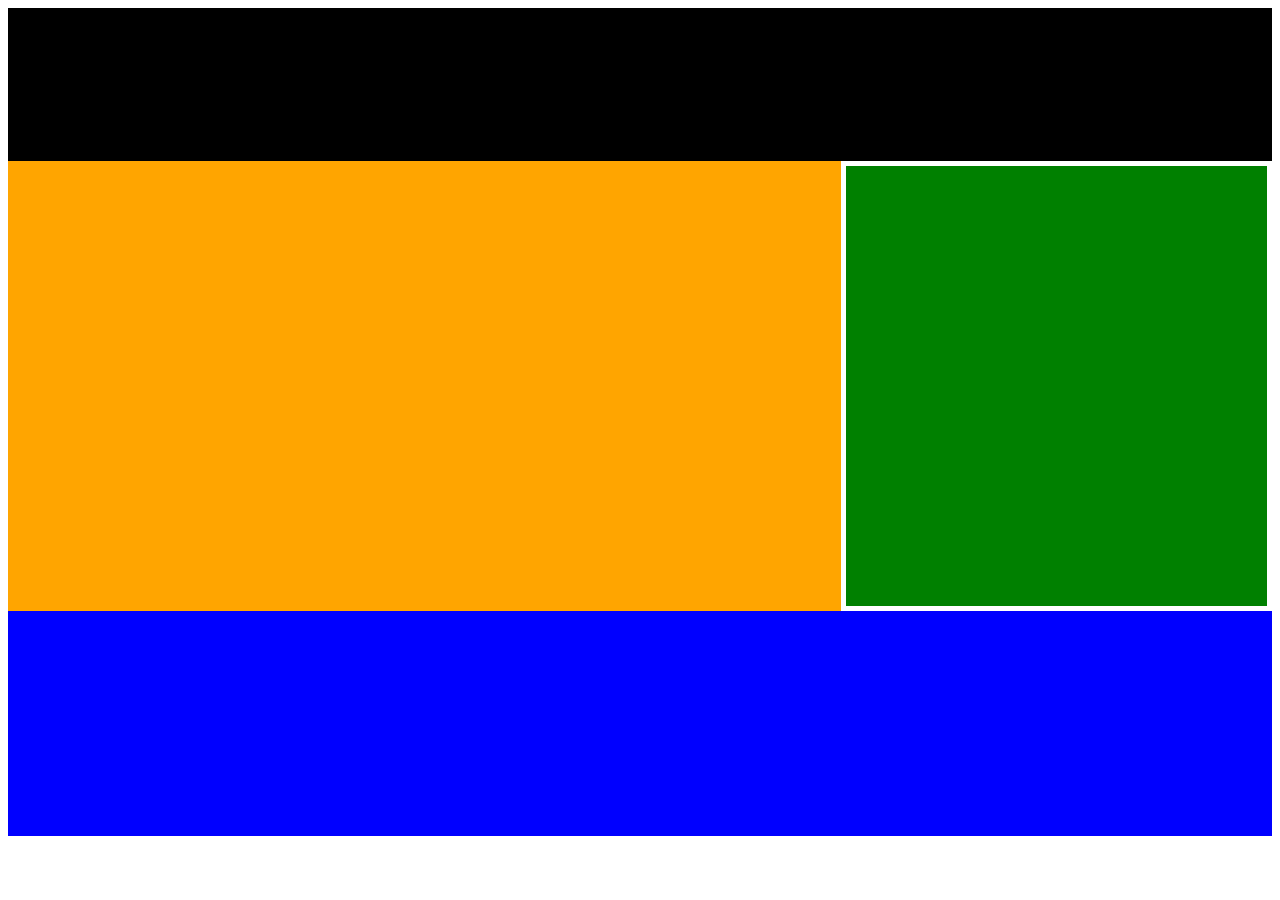
<file: ex1/index.html>
<!DOCTYPE html>
<html lang="en">
<head>
    <meta charset="UTF-8">
    <meta name="viewport" content="width=device-width, initial-scale=1.0">
    <title>Document</title>
    <link rel="stylesheet" href="index.css">
</head>
<body>
    <div class="container">
        <div class="Header"> <pre> </pre></div>
        <div class="main"> <pre> </pre></div>
        <div class="right"> <pre> </pre></div>
        <div class="footer"><pre> </pre></div>
    </div>
</body>
</html>
</file>
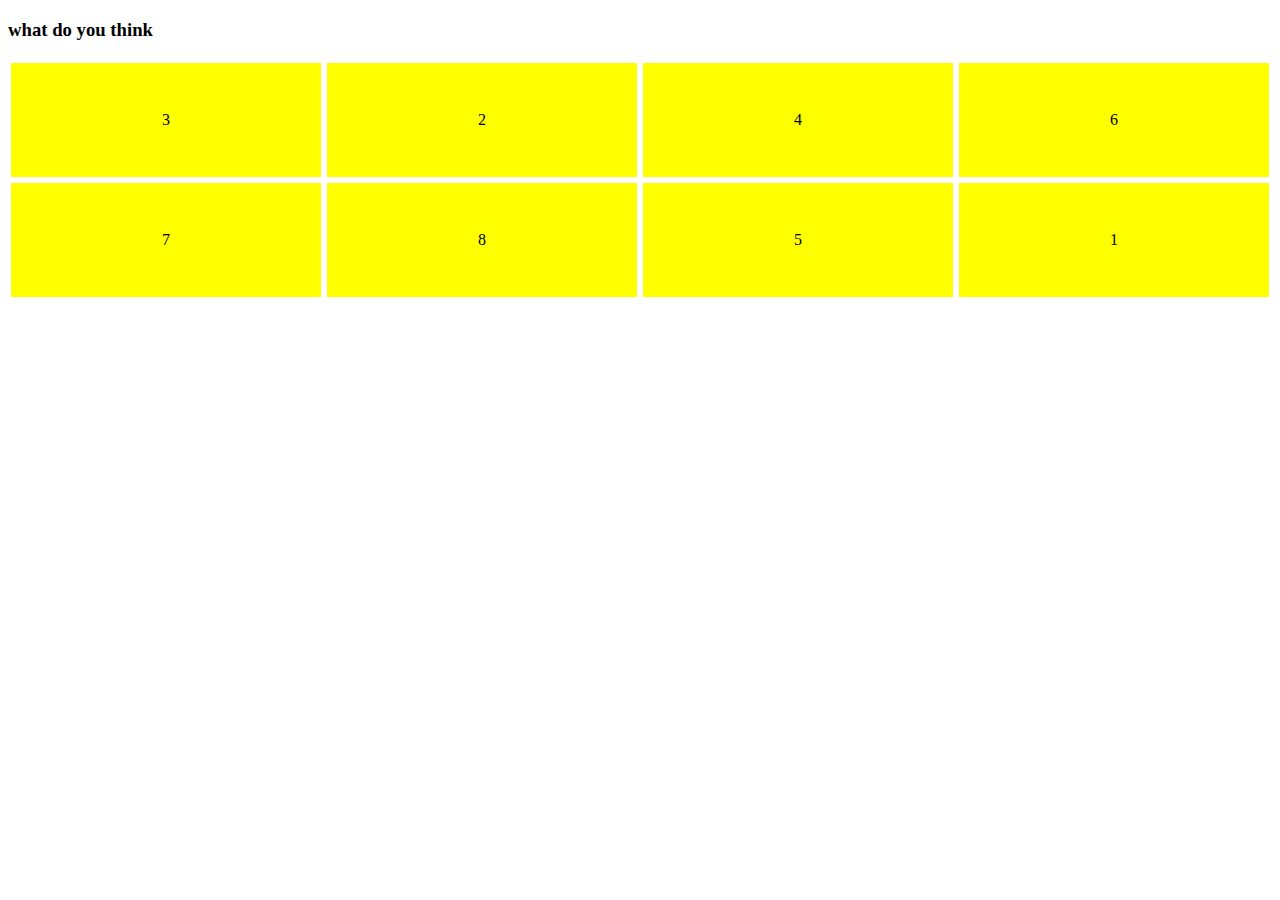
<file: ex2/index.html>
<!DOCTYPE html>
<html lang="en">
<head>
    <meta charset="UTF-8">
    <meta name="viewport" content="width=device-width, initial-scale=1.0">
    <title>Document</title>
    <link rel="stylesheet" href="index.css">
    <style>
        .items{
            background-color: yellow; padding: 3em; margin:0.2em; text-align: center;
        }
    </style>
</head>
<body>
    <h3>what do you think</h3>
    <div class="container">
            <div class="items" style="grid-column-start: 4; grid-row-start: 2;">1</div>
            <div class="items" style=" grid-column-start: 2; grid-row-start: 1; ">2</div>
            <div class="items" style="grid-column-start: 1; grid-row-start: 1;  ">3</div>
            <div class="items" style=" grid-column-start: 3; grid-row-start: 1;">4</div>
            <div class="items" style=" grid-column-start:3 ; grid-row-start: 2;">5</div>
            <div class="items" >6</div>
            <div class="items" style=" grid-column-start: 1; grid-row-start: 2;">7</div>
            <div class="items" style=" grid-column-start: 2; grid-row-start: 2; ">8</div>
        
    </div>
</body>
</html>
</file>
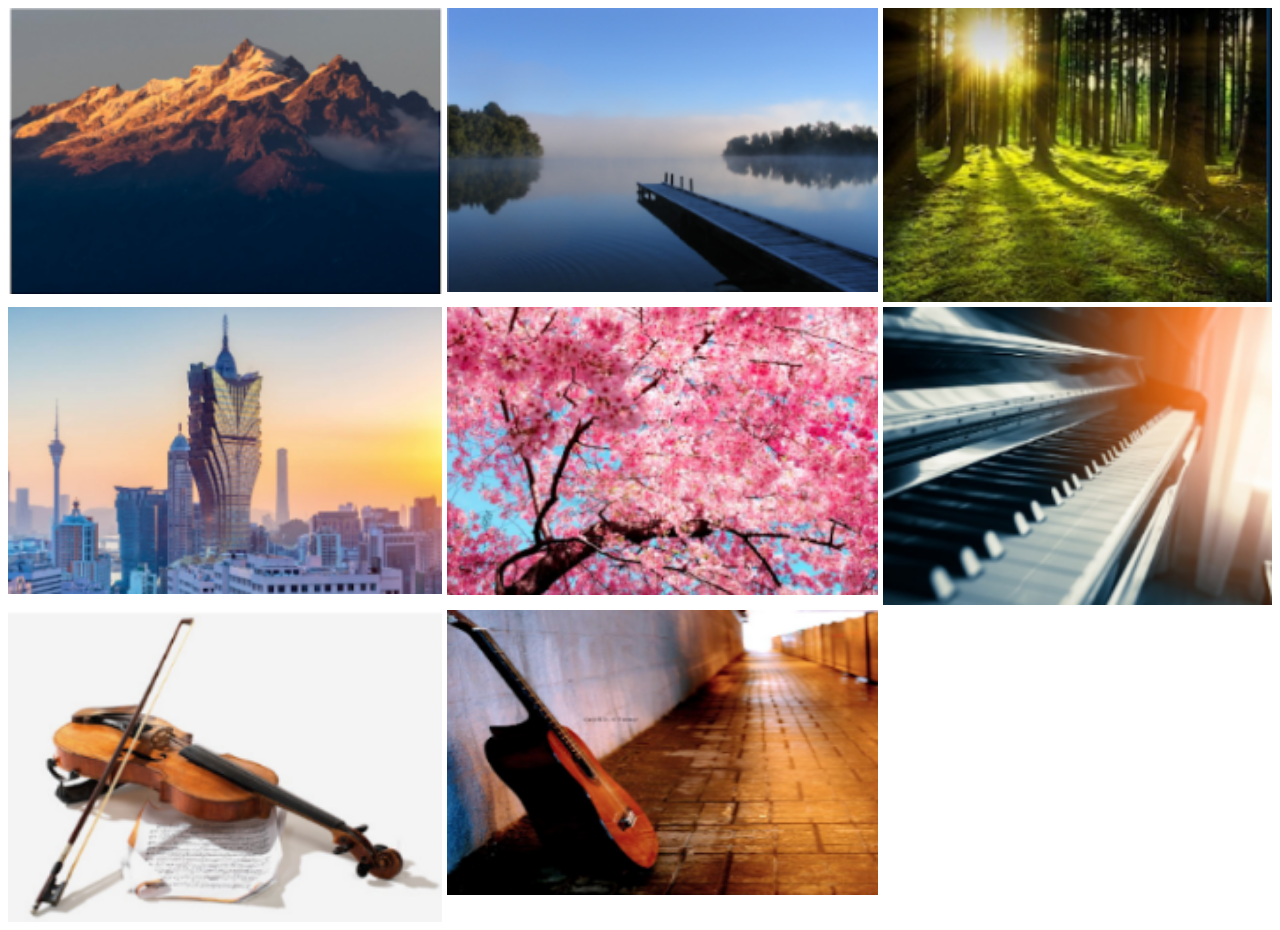
<file: ex3/index.html>
<!DOCTYPE html>
<html lang="en">
<head>
    <meta charset="UTF-8">
    <meta name="viewport" content="width=device-width, initial-scale=1.0">
    <title>Document</title>
    <link rel="stylesheet" href="index .css">
</head>
<body>
    <div class="contianer">
        <img src="pic1.png" alt="">
        <img src="pic2.png" alt="">
        <img src="pic3.png" alt="">
        <img src="pic4.png" alt="">
        <img src="pic5.png" alt="">
        <img src="pic6.png" alt="">
        <img src="pic7.png" alt="">
        <img src="pic9.png" alt="">
    </div>
</body>
</html>
</file>
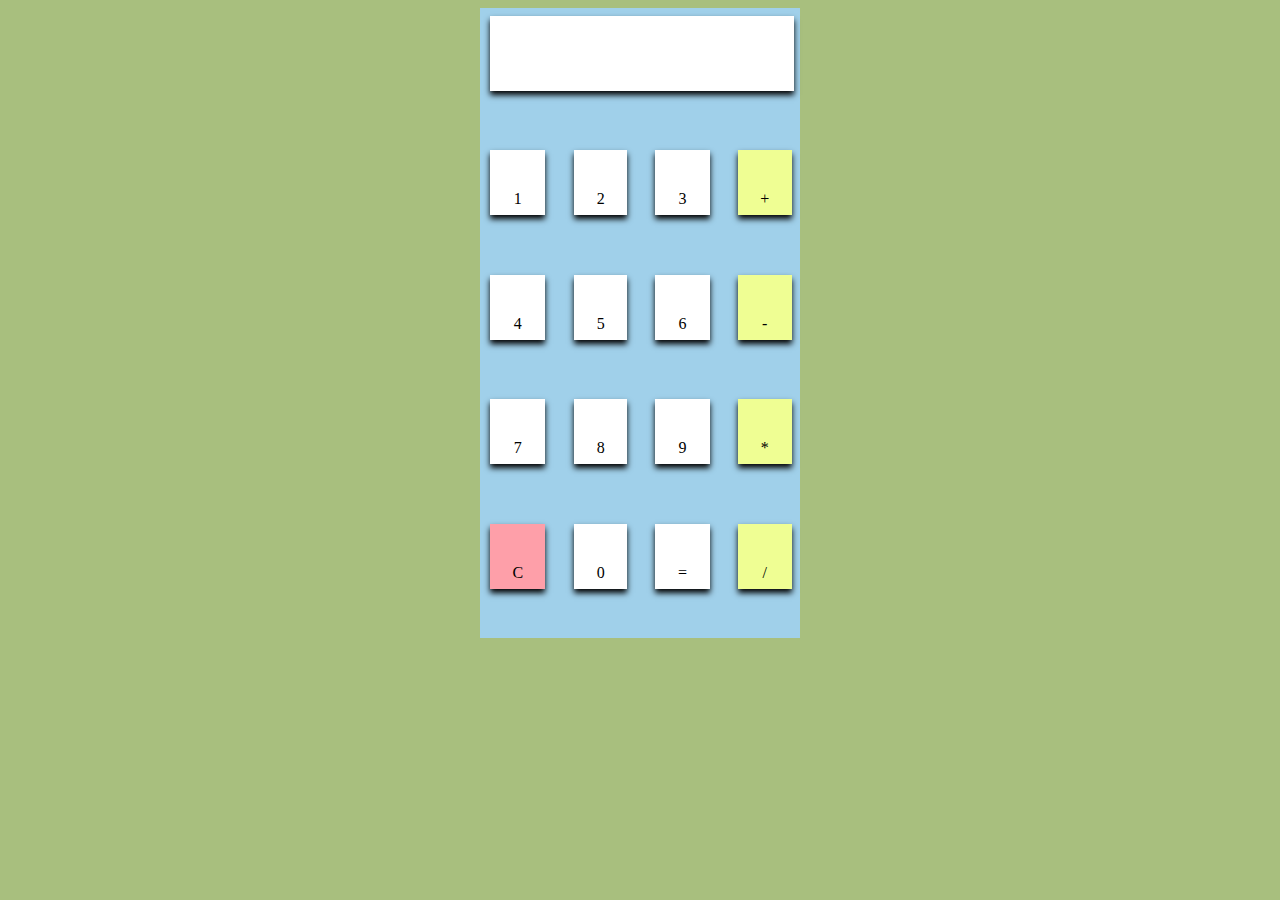
<file: ex4/index.html>
<!DOCTYPE html>
<html lang="en">
<head>
    <meta charset="UTF-8">
    <meta name="viewport" content="width=device-width, initial-scale=1.0">
    <title>Document</title>
    <link rel="stylesheet" href="index.css">
</head>
<body style="background-color: #a8bf7e;">
    <div class="container">
            
            <div class="input" style="box-shadow: 0 4px 6px; width: 95%; margin-top: 8px;"></div>
            <div class="items">1</div>
            <div class="items">2</div>
            <div class="items">3</div>
            <div class="items" style="background-color: #effe93;">+</div>
            <div class="items">4</div>
            <div class="items">5</div>
            <div class="items">6</div>
            <div class="items" style="background-color: #effe93;">-</div>
            <div class="items">7</div>
            <div class="items">8</div>
            <div class="items">9</div>
            <div class="items" style="background-color: #effe93;">*</div>
            <div class="items" style="background-color: #fe9fa9;">C</div>
            <div class="items">0</div>
            <div class="items">=</div>
            <div class="items" style="background-color: #effe93;">/</div>
        
    </div>
</body>
</html>
</file>
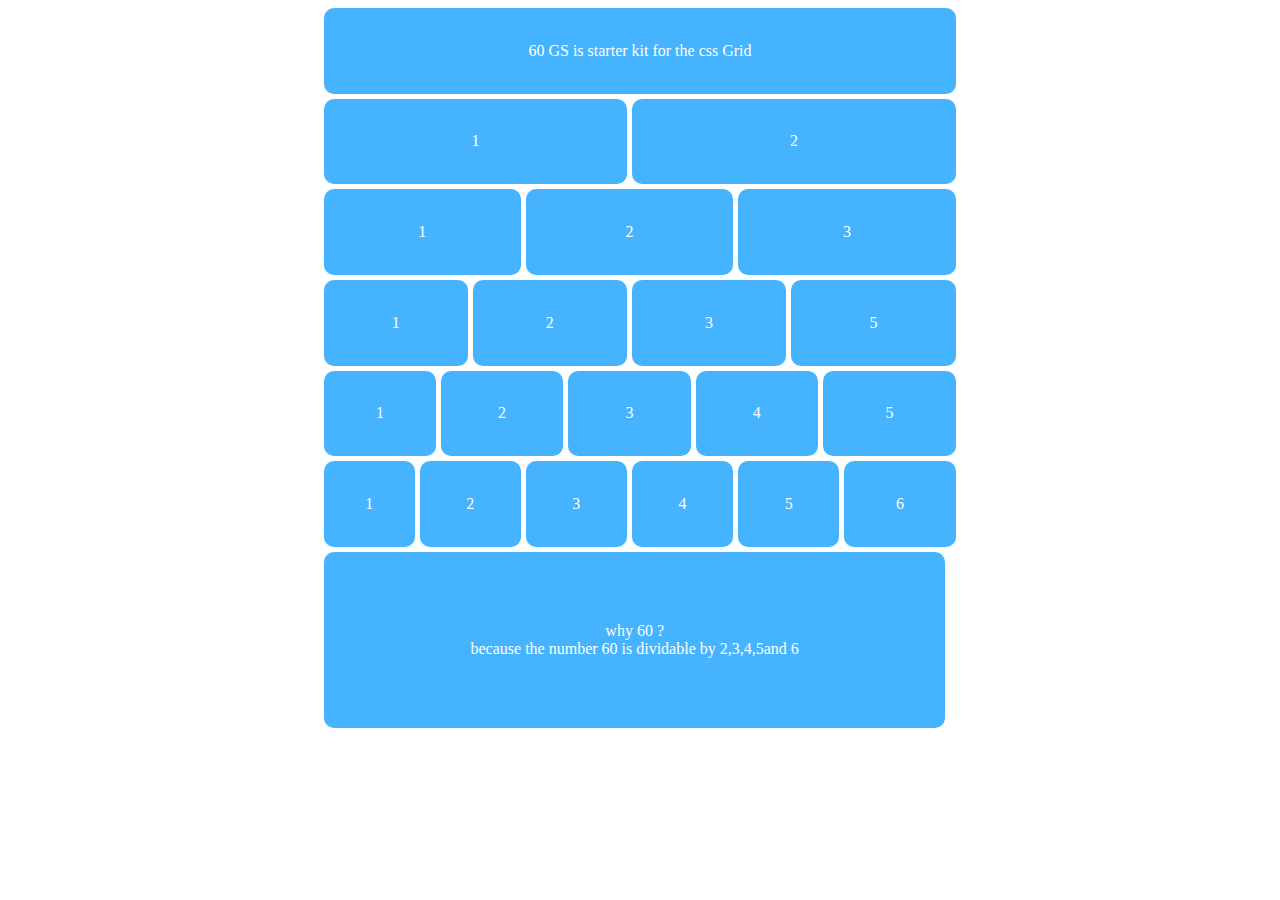
<file: ex5/index.html>
<!DOCTYPE html>
<html lang="en">
<head>
    <meta charset="UTF-8">
    <meta name="viewport" content="width=device-width, initial-scale=1.0">
    <title>Document</title>
    <link rel="stylesheet" href="index.css">
</head>
<body>
    <div class="container">
        <div  style="grid-column-start:1 ; grid-column-end: 61;">60 GS is starter kit for the css Grid</div>
        <div style="grid-column-start:1 ; grid-column-end: 30;">1</div>
        <div style="grid-column-start:30 ; grid-column-end: 61;">2</div>
        <div style="grid-column-start:1 ; grid-column-end: 20;">1</div>
        <div style="grid-column-start:20 ; grid-column-end: 40;">2</div>
        <div style="grid-column-start:40 ; grid-column-end: 61;">3</div>
        <div style="grid-column-start:1 ; grid-column-end: 15;">1</div>
        <div style="grid-column-start:15 ; grid-column-end: 30;">2</div>
        <div style="grid-column-start:30 ; grid-column-end: 45;">3</div>
        <div style="grid-column-start:45 ; grid-column-end: 61;">5</div>
        <div style="grid-column-start:1 ; grid-column-end: 12;">1</div>
        <div style="grid-column-start:12 ; grid-column-end: 24;">2</div>
        <div style="grid-column-start:24 ; grid-column-end: 36;">3</div>
        <div style="grid-column-start:36 ; grid-column-end: 48;">4</div>
        <div style="grid-column-start:48 ; grid-column-end: 61;">5</div>
        <div style="grid-column-start:1 ; grid-column-end: 10;">1</div>
        <div style="grid-column-start:10 ; grid-column-end: 20;">2</div>
        <div style="grid-column-start:20 ; grid-column-end: 30;">3</div>
        <div style="grid-column-start:30 ; grid-column-end: 40;">4</div>
        <div style="grid-column-start:40 ; grid-column-end: 50;">5</div>
        <div style="grid-column-start:50 ; grid-column-end: 61;">6</div>
        <div style="grid-area: 7/1/span 2/span 59; "><p style="margin: 0;">why 60 ?
           <br>
            because the number 60 is dividable by 2,3,4,5and 6</p></div>
    </div>
</body>
</html>
</file>
<file: ex1/index.css>
.container{
    display: grid;
    grid-template-areas: 'header header header header header header'
    'main main main main right right'
    'footer footer footer footer footer footer ';
    
}

.Header { 
    grid-area: header;
    background-color: black;
    gap: 5px;
    height: 17vh;
}
.main {
    grid-area: main;
    background-color: #ffa500;
    gap: 5px;
    height: 50vh;
}
.right { 
    grid-area: right;  
    background-color: green;
    margin: 5px;}
.footer { 
    grid-area: footer;
    background-color: blue;
    gap: 5px;
    height: 25vh;
 }
</file>
<file: ex2/index.css>
.container{
    display: grid;
    grid-template-columns: auto auto auto auto;
    
}
</file>
<file: ex3/index .css>
.contianer{
    display: grid;
    grid-template-columns: auto auto auto ;
    gap: 5px;
    
}
img{
    width: 100%;
}
</file>
<file: ex4/index.css>
.container{
    display: grid;
    background-color: #a0d0ea;
    height: 70vh;
    width: 25vw;
    margin: auto;
    gap: 10px;
    grid-template-columns: auto auto auto auto;
    grid-template-rows: auto auto auto auto auto;

}

.input {
    padding-bottom: 10px;
    grid-column-start: 1;
    grid-column-end: 5;
    background-color: white;
    
}
.container > div{

    padding-top: 40px;
    text-align: center;
    background-color: white;
    width: 75%;
    height: 25px;
    margin-left:10px ;
    
}
.items{
    box-shadow: 0 4px 6px;
}
</file>
<file: ex5/index.css>
.container{
    display: grid;
    grid-template-columns: repeat(60,1fr);
    grid-template-rows: repeat(8,1fr);
    text-align: center;
    gap: 5px;
    width: 50%;
    height: 80vh;
    padding-left: 25%;
}
.container > div{
    background-color: #46b3fe;
    display: grid;
    align-items: center;
    color: white;
    border-radius: 10px;
    
}
</file>
